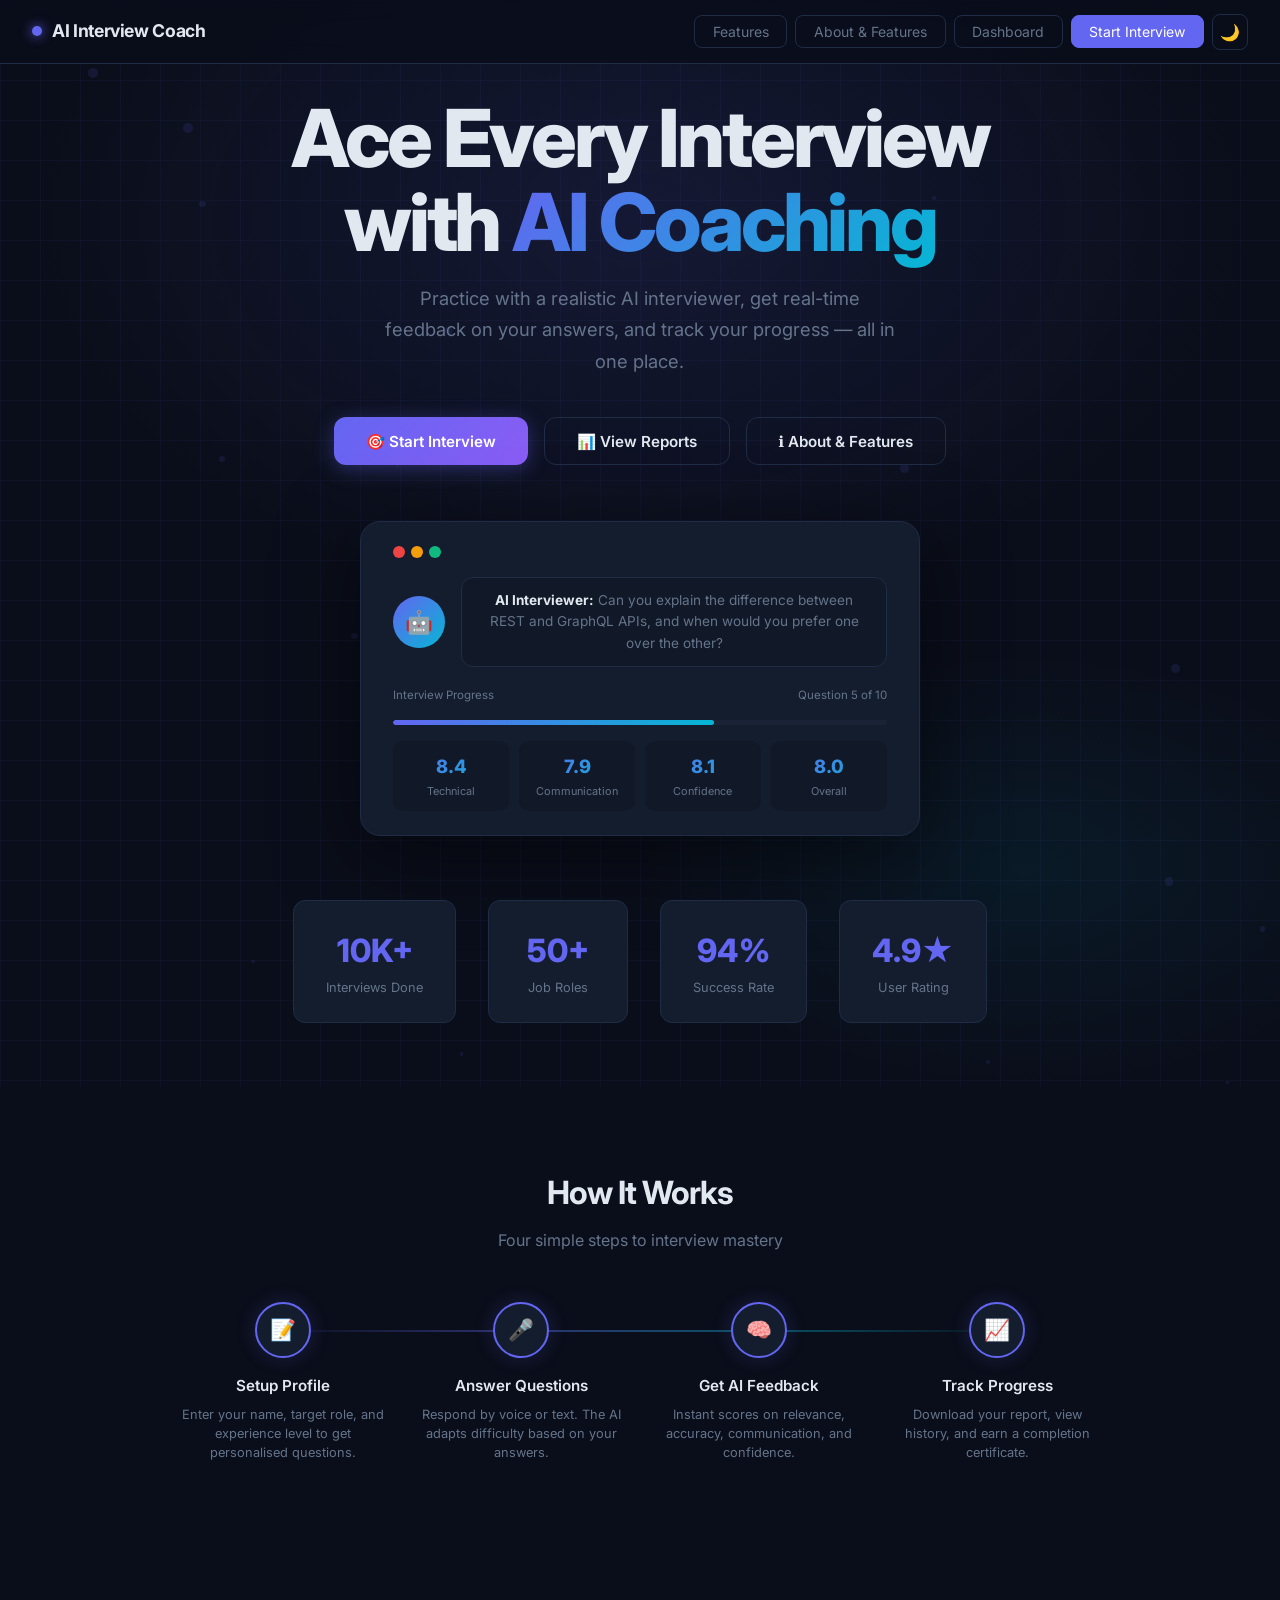
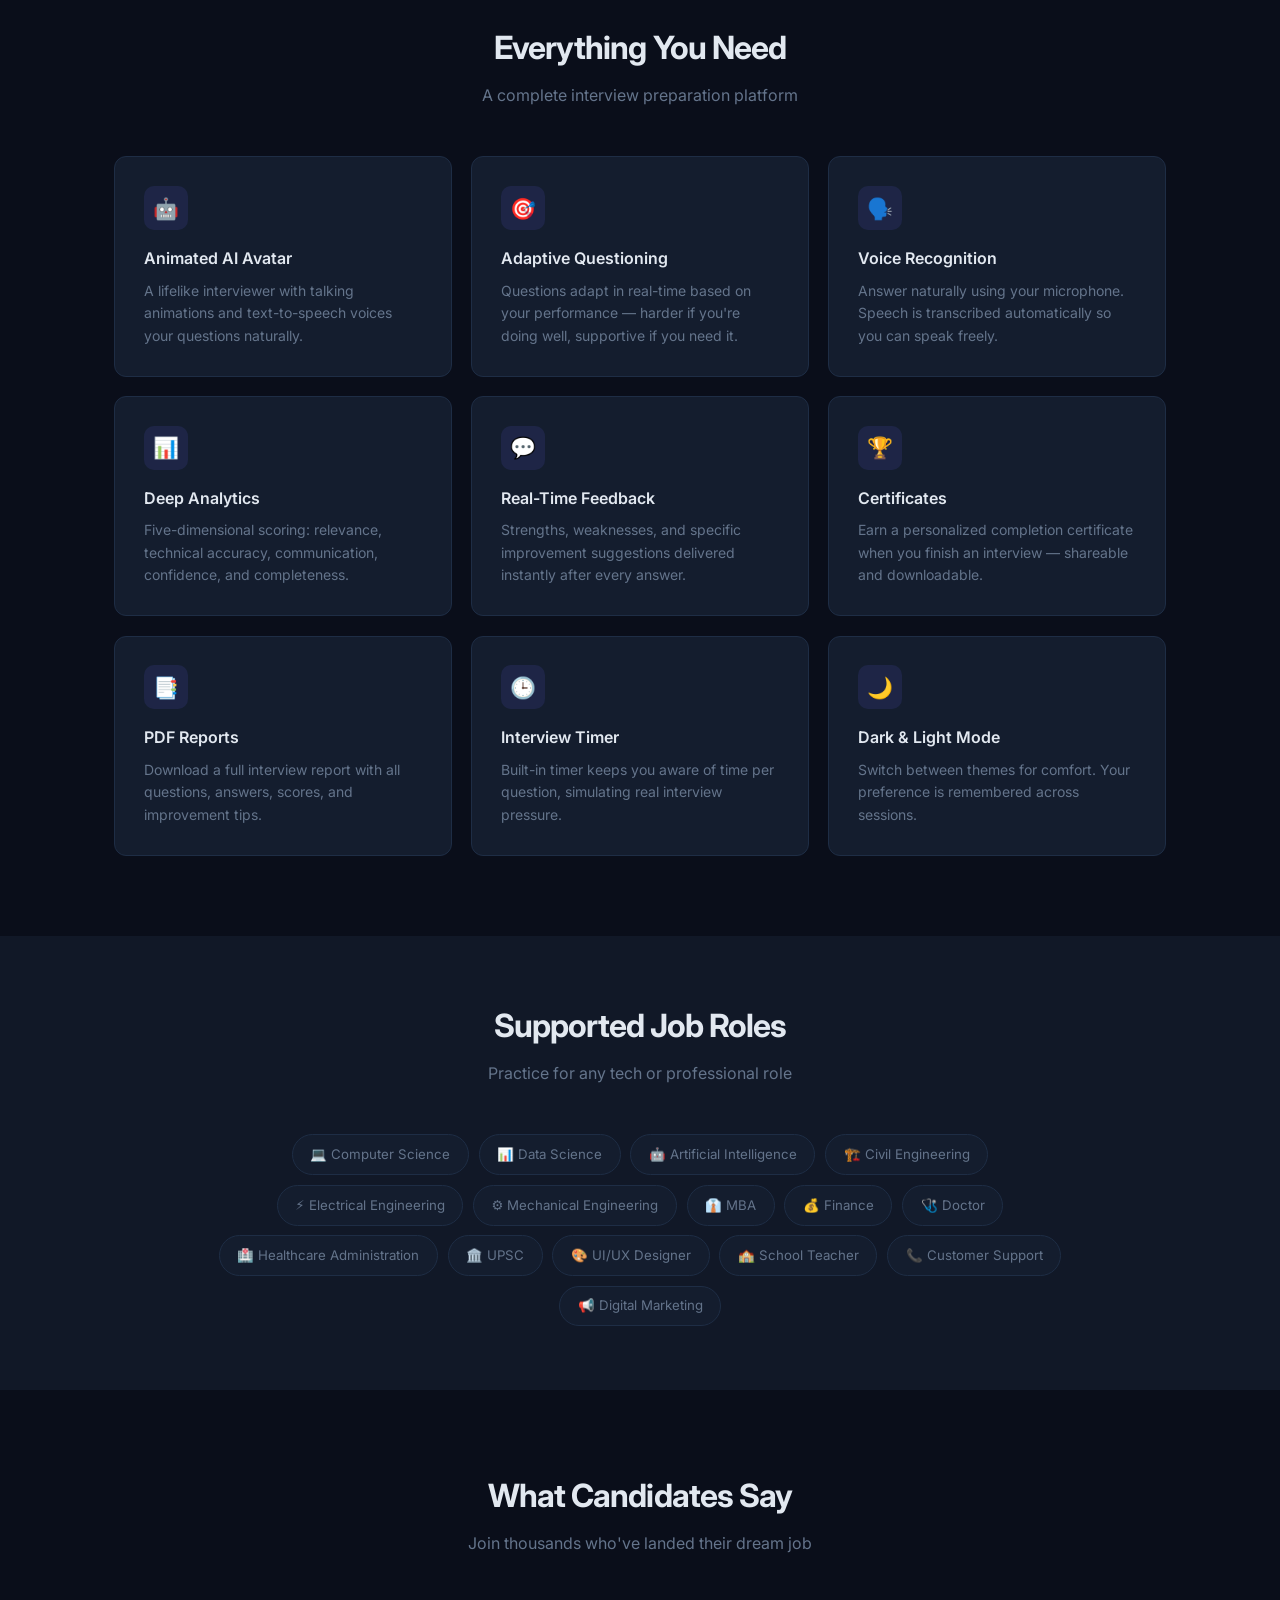
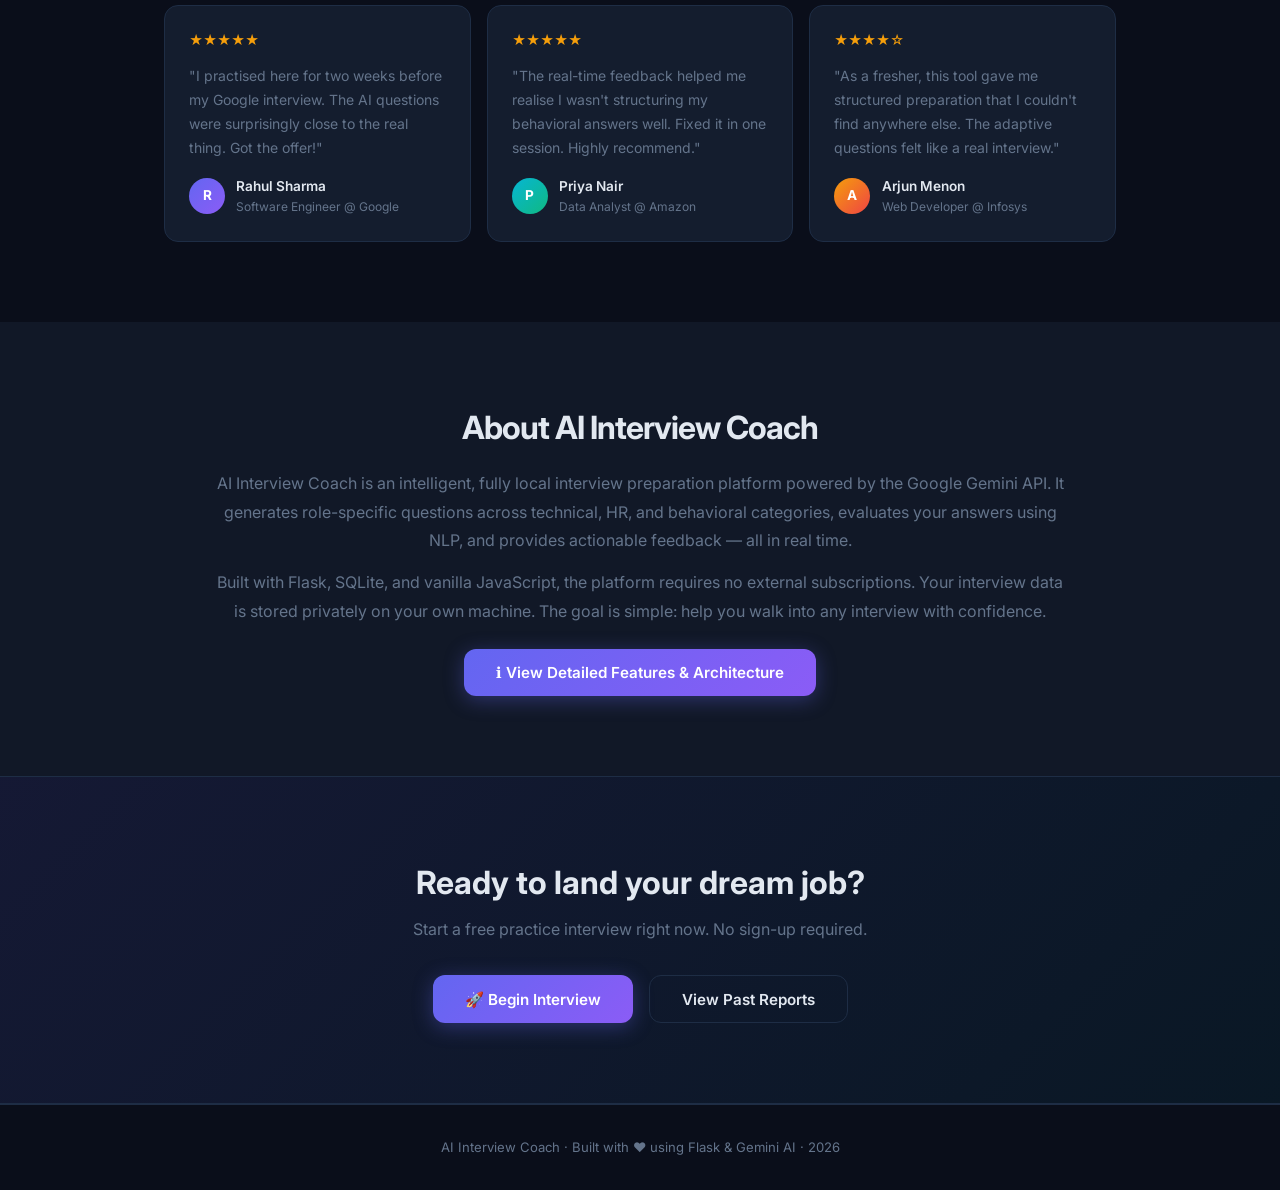
<file: templates/index.html>
<!DOCTYPE html>
<html lang="en" data-theme="dark">

<head>
  <meta charset="UTF-8" />
  <meta name="viewport" content="width=device-width, initial-scale=1.0" />
  <title>AI Interview Coach</title>
  <link rel="preconnect" href="https://fonts.googleapis.com" />
  <link
    href="https://fonts.googleapis.com/css2?family=Inter:wght@400;500;600;700;800&family=JetBrains+Mono:wght@400;700&display=swap"
    rel="stylesheet" />
  <link rel="stylesheet" href="/static/css/style.css" />
  <style>
    /* ── Index-specific extras ── */
    .hero-visual {
      position: relative;
      z-index: 1;
      margin-top: 3.5rem;
      display: flex;
      justify-content: center;
    }

    .mockup-card {
      background: var(--card);
      border: 1px solid var(--border);
      border-radius: 20px;
      padding: 1.5rem 2rem;
      width: 100%;
      max-width: 560px;
      box-shadow: 0 20px 80px rgba(0, 0, 0, 0.5);
    }

    .mockup-bar {
      display: flex;
      gap: 6px;
      margin-bottom: 1.2rem;
    }

    .mockup-bar span {
      width: 12px;
      height: 12px;
      border-radius: 50%;
    }

    .mockup-bar span:nth-child(1) {
      background: #ef4444;
    }

    .mockup-bar span:nth-child(2) {
      background: #f59e0b;
    }

    .mockup-bar span:nth-child(3) {
      background: #10b981;
    }

    .mockup-avatar-row {
      display: flex;
      align-items: center;
      gap: 1rem;
      margin-bottom: 1.2rem;
    }

    .mockup-avatar {
      width: 52px;
      height: 52px;
      border-radius: 50%;
      flex-shrink: 0;
      background: linear-gradient(135deg, #6366f1, #06b6d4);
      display: flex;
      align-items: center;
      justify-content: center;
      font-size: 1.4rem;
    }

    .mockup-bubble {
      background: var(--bg2);
      border: 1px solid var(--border);
      border-radius: 12px;
      padding: 0.75rem 1rem;
      font-size: 0.85rem;
      line-height: 1.55;
      color: var(--muted);
      flex: 1;
    }

    .mockup-bubble strong {
      color: var(--text);
    }

    .mockup-scores {
      display: grid;
      grid-template-columns: repeat(4, 1fr);
      gap: 0.6rem;
    }

    .mockup-score {
      background: var(--bg2);
      border-radius: 10px;
      padding: 0.65rem;
      text-align: center;
    }

    .mockup-score .ms-val {
      font-size: 1.15rem;
      font-weight: 800;
      background: linear-gradient(135deg, #6366f1, #06b6d4);
      -webkit-background-clip: text;
      -webkit-text-fill-color: transparent;
      background-clip: text;
    }

    .mockup-score .ms-lbl {
      font-size: 0.68rem;
      color: var(--muted);
      margin-top: 2px;
    }

    .mockup-progress {
      margin-top: 1rem;
    }

    .mockup-progress-bar {
      height: 5px;
      background: var(--bg3);
      border-radius: 3px;
      overflow: hidden;
    }

    .mockup-progress-fill {
      height: 100%;
      width: 65%;
      background: linear-gradient(90deg, #6366f1, #06b6d4);
      border-radius: 3px;
    }

    .mockup-label {
      display: flex;
      justify-content: space-between;
      font-size: 0.72rem;
      color: var(--muted);
      margin-bottom: 4px;
    }

    /* ── How it works ── */
    .how-section {
      padding: 5rem 1.5rem;
      max-width: 1000px;
      margin: 0 auto;
    }

    .steps-grid {
      display: grid;
      grid-template-columns: repeat(auto-fit, minmax(200px, 1fr));
      gap: 0;
      position: relative;
      margin-top: 3rem;
    }

    .steps-grid::before {
      content: '';
      position: absolute;
      top: 28px;
      left: 10%;
      right: 10%;
      height: 2px;
      background: linear-gradient(90deg, transparent, var(--accent), var(--accent3), transparent);
      opacity: 0.4;
    }

    .step {
      text-align: center;
      padding: 0 1rem;
      position: relative;
      z-index: 1;
    }

    .step-circle {
      width: 56px;
      height: 56px;
      border-radius: 50%;
      background: var(--card);
      border: 2px solid var(--accent);
      display: flex;
      align-items: center;
      justify-content: center;
      margin: 0 auto 1rem;
      font-size: 1.3rem;
      box-shadow: 0 0 20px rgba(99, 102, 241, 0.2);
    }

    .step h3 {
      font-size: 0.95rem;
      font-weight: 600;
      margin-bottom: 0.4rem;
    }

    .step p {
      font-size: 0.8rem;
      color: var(--muted);
      line-height: 1.5;
    }

    /* ── Roles section ── */
    .roles-section {
      padding: 4rem 1.5rem;
      background: var(--bg2);
    }

    .roles-inner {
      max-width: 860px;
      margin: 0 auto;
    }

    .roles-grid {
      display: flex;
      flex-wrap: wrap;
      gap: 0.6rem;
      justify-content: center;
      margin-top: 2rem;
    }

    .role-pill {
      padding: 0.55rem 1.1rem;
      background: var(--card);
      border: 1px solid var(--border);
      border-radius: 100px;
      font-size: 0.83rem;
      color: var(--muted);
      transition: all 0.2s;
      cursor: default;
    }

    .role-pill:hover {
      border-color: var(--accent);
      color: var(--accent);
      transform: translateY(-2px);
    }

    /* ── Testimonials ── */
    .testimonials {
      padding: 5rem 1.5rem;
      max-width: 1000px;
      margin: 0 auto;
    }

    .testi-grid {
      display: grid;
      grid-template-columns: repeat(auto-fit, minmax(260px, 1fr));
      gap: 1rem;
      margin-top: 2.5rem;
    }

    .testi-card {
      background: var(--card);
      border: 1px solid var(--border);
      border-radius: 14px;
      padding: 1.5rem;
    }

    .testi-stars {
      color: #f59e0b;
      font-size: 0.85rem;
      margin-bottom: 0.8rem;
    }

    .testi-text {
      font-size: 0.875rem;
      color: var(--muted);
      line-height: 1.7;
      margin-bottom: 1rem;
    }

    .testi-author {
      display: flex;
      align-items: center;
      gap: 0.7rem;
    }

    .testi-ava {
      width: 36px;
      height: 36px;
      border-radius: 50%;
      display: flex;
      align-items: center;
      justify-content: center;
      font-weight: 700;
      font-size: 0.85rem;
      color: #fff;
      flex-shrink: 0;
    }

    .testi-name {
      font-size: 0.85rem;
      font-weight: 600;
    }

    .testi-role-lbl {
      font-size: 0.75rem;
      color: var(--muted);
    }

    /* ── CTA band ── */
    .cta-band {
      padding: 5rem 1.5rem;
      background: linear-gradient(135deg, rgba(99, 102, 241, 0.12), rgba(6, 182, 212, 0.06));
      border-top: 1px solid var(--border);
      border-bottom: 1px solid var(--border);
      text-align: center;
    }

    .cta-band h2 {
      font-size: 2rem;
      font-weight: 700;
      margin-bottom: 0.6rem;
    }

    .cta-band p {
      color: var(--muted);
      margin-bottom: 2rem;
    }

    /* ── Floating particles ── */
    .particle {
      position: absolute;
      border-radius: 50%;
      background: var(--accent);
      opacity: 0.12;
      animation: float linear infinite;
    }

    @keyframes float {
      0% {
        transform: translateY(0) rotate(0deg);
        opacity: 0.12;
      }

      50% {
        opacity: 0.06;
      }

      100% {
        transform: translateY(-120px) rotate(360deg);
        opacity: 0;
      }
    }
  </style>
</head>

<body>

  <!-- ── NAV ─────────────────────────────────────────────────────── -->
  <nav class="nav">
    <div class="nav-logo">
      <div class="dot"></div>
      AI Interview Coach
    </div>
    <div class="nav-links">
      <button class="nav-btn" onclick="scrollTo('features')">Features</button>
      <button class="nav-btn" onclick="location.href='/about'">About &amp; Features</button>
      <button class="nav-btn" onclick="location.href='/dashboard'">Dashboard</button>
      <button class="nav-btn primary" onclick="openSetupModal()">Start Interview</button>
      <button id="themeToggle" onclick="toggleTheme()" title="Toggle theme">🌙</button>
    </div>
  </nav>

  <!-- ── HERO ─────────────────────────────────────────────────────── -->
  <section class="hero">
    <div class="hero-bg"></div>
    <div class="hero-grid"></div>

    <!-- Floating particles -->
    <div id="particles"></div>

    <div class="hero-content">
      <h1>
        Ace Every Interview<br />
        with <span class="grad">AI Coaching</span>
      </h1>
      <p>
        Practice with a realistic AI interviewer, get real-time feedback on your answers,
        and track your progress — all in one place.
      </p>
      <div class="hero-btns">
        <button class="btn-primary" onclick="openSetupModal()">
          🎯 Start Interview
        </button>
        <button class="btn-secondary" onclick="location.href='/dashboard'">
          📊 View Reports
        </button>
        <button class="btn-secondary" onclick="location.href='/about'">
          ℹ️ About &amp; Features
        </button>
      </div>
    </div>

    <!-- Mockup preview -->
    <div class="hero-visual">
      <div class="mockup-card fade-in">
        <div class="mockup-bar">
          <span></span><span></span><span></span>
        </div>
        <div class="mockup-avatar-row">
          <div class="mockup-avatar">🤖</div>
          <div class="mockup-bubble">
            <strong>AI Interviewer:</strong> Can you explain the difference between REST and GraphQL APIs, and when
            would you prefer one over the other?
          </div>
        </div>
        <div class="mockup-label">
          <span>Interview Progress</span>
          <span>Question 5 of 10</span>
        </div>
        <div class="mockup-progress">
          <div class="mockup-progress-bar">
            <div class="mockup-progress-fill"></div>
          </div>
        </div>
        <div class="mockup-scores" style="margin-top:1rem">
          <div class="mockup-score">
            <div class="ms-val">8.4</div>
            <div class="ms-lbl">Technical</div>
          </div>
          <div class="mockup-score">
            <div class="ms-val">7.9</div>
            <div class="ms-lbl">Communication</div>
          </div>
          <div class="mockup-score">
            <div class="ms-val">8.1</div>
            <div class="ms-lbl">Confidence</div>
          </div>
          <div class="mockup-score">
            <div class="ms-val">8.0</div>
            <div class="ms-lbl">Overall</div>
          </div>
        </div>
      </div>
    </div>

    <!-- Stats -->
    <div class="stats-row">
      <div class="stat-card">
        <div class="val">10K+</div>
        <div class="lbl">Interviews Done</div>
      </div>
      <div class="stat-card">
        <div class="val">50+</div>
        <div class="lbl">Job Roles</div>
      </div>
      <div class="stat-card">
        <div class="val">94%</div>
        <div class="lbl">Success Rate</div>
      </div>
      <div class="stat-card">
        <div class="val">4.9★</div>
        <div class="lbl">User Rating</div>
      </div>
    </div>
  </section>

  <!-- ── HOW IT WORKS ───────────────────────────────────────────── -->
  <section class="how-section" id="how">
    <div class="section-title">How It Works</div>
    <div class="section-sub">Four simple steps to interview mastery</div>
    <div class="steps-grid">
      <div class="step">
        <div class="step-circle">📝</div>
        <h3>Setup Profile</h3>
        <p>Enter your name, target role, and experience level to get personalised questions.</p>
      </div>
      <div class="step">
        <div class="step-circle">🎤</div>
        <h3>Answer Questions</h3>
        <p>Respond by voice or text. The AI adapts difficulty based on your answers.</p>
      </div>
      <div class="step">
        <div class="step-circle">🧠</div>
        <h3>Get AI Feedback</h3>
        <p>Instant scores on relevance, accuracy, communication, and confidence.</p>
      </div>
      <div class="step">
        <div class="step-circle">📈</div>
        <h3>Track Progress</h3>
        <p>Download your report, view history, and earn a completion certificate.</p>
      </div>
    </div>
  </section>

  <!-- ── FEATURES ──────────────────────────────────────────────── -->
  <section class="features" id="features">
    <div class="section-title">Everything You Need</div>
    <div class="section-sub">A complete interview preparation platform</div>
    <div class="features-grid">
      <div class="feat-card">
        <div class="feat-icon">🤖</div>
        <h3>Animated AI Avatar</h3>
        <p>A lifelike interviewer with talking animations and text-to-speech voices your questions naturally.</p>
      </div>
      <div class="feat-card">
        <div class="feat-icon">🎯</div>
        <h3>Adaptive Questioning</h3>
        <p>Questions adapt in real-time based on your performance — harder if you're doing well, supportive if you need
          it.</p>
      </div>
      <div class="feat-card">
        <div class="feat-icon">🗣️</div>
        <h3>Voice Recognition</h3>
        <p>Answer naturally using your microphone. Speech is transcribed automatically so you can speak freely.</p>
      </div>
      <div class="feat-card">
        <div class="feat-icon">📊</div>
        <h3>Deep Analytics</h3>
        <p>Five-dimensional scoring: relevance, technical accuracy, communication, confidence, and completeness.</p>
      </div>
      <div class="feat-card">
        <div class="feat-icon">💬</div>
        <h3>Real-Time Feedback</h3>
        <p>Strengths, weaknesses, and specific improvement suggestions delivered instantly after every answer.</p>
      </div>
      <div class="feat-card">
        <div class="feat-icon">🏆</div>
        <h3>Certificates</h3>
        <p>Earn a personalized completion certificate when you finish an interview — shareable and downloadable.</p>
      </div>
      <div class="feat-card">
        <div class="feat-icon">📑</div>
        <h3>PDF Reports</h3>
        <p>Download a full interview report with all questions, answers, scores, and improvement tips.</p>
      </div>
      <div class="feat-card">
        <div class="feat-icon">🕒</div>
        <h3>Interview Timer</h3>
        <p>Built-in timer keeps you aware of time per question, simulating real interview pressure.</p>
      </div>
      <div class="feat-card">
        <div class="feat-icon">🌙</div>
        <h3>Dark &amp; Light Mode</h3>
        <p>Switch between themes for comfort. Your preference is remembered across sessions.</p>
      </div>
    </div>
  </section>

  <!-- ── ROLES ─────────────────────────────────────────────────── -->
  <section class="roles-section">
    <div class="roles-inner">
      <div class="section-title">Supported Job Roles</div>
      <div class="section-sub">Practice for any tech or professional role</div>
      <div class="roles-grid">
        <div class="role-pill">💻 Computer Science</div>
        <div class="role-pill">📊 Data Science</div>
        <div class="role-pill">🤖 Artificial Intelligence</div>
        <div class="role-pill">🏗️ Civil Engineering</div>
        <div class="role-pill">⚡ Electrical Engineering</div>
        <div class="role-pill">⚙️ Mechanical Engineering</div>
        <div class="role-pill">👔 MBA</div>
        <div class="role-pill">💰 Finance</div>
        <div class="role-pill">🩺 Doctor</div>
        <div class="role-pill">🏥 Healthcare Administration</div>
        <div class="role-pill">🏛️ UPSC</div>
        <div class="role-pill">🎨 UI/UX Designer</div>
        <div class="role-pill">🏫 School Teacher</div>
        <div class="role-pill">📞 Customer Support</div>
        <div class="role-pill">📢 Digital Marketing</div>
      </div>
    </div>
  </section>

  <!-- ── TESTIMONIALS ──────────────────────────────────────────── -->
  <section class="testimonials">
    <div class="section-title">What Candidates Say</div>
    <div class="section-sub">Join thousands who've landed their dream job</div>
    <div class="testi-grid">
      <div class="testi-card">
        <div class="testi-stars">★★★★★</div>
        <div class="testi-text">"I practised here for two weeks before my Google interview. The AI questions were
          surprisingly close to the real thing. Got the offer!"</div>
        <div class="testi-author">
          <div class="testi-ava" style="background:linear-gradient(135deg,#6366f1,#8b5cf6)">R</div>
          <div>
            <div class="testi-name">Rahul Sharma</div>
            <div class="testi-role-lbl">Software Engineer @ Google</div>
          </div>
        </div>
      </div>
      <div class="testi-card">
        <div class="testi-stars">★★★★★</div>
        <div class="testi-text">"The real-time feedback helped me realise I wasn't structuring my behavioral answers
          well. Fixed it in one session. Highly recommend."</div>
        <div class="testi-author">
          <div class="testi-ava" style="background:linear-gradient(135deg,#06b6d4,#10b981)">P</div>
          <div>
            <div class="testi-name">Priya Nair</div>
            <div class="testi-role-lbl">Data Analyst @ Amazon</div>
          </div>
        </div>
      </div>
      <div class="testi-card">
        <div class="testi-stars">★★★★☆</div>
        <div class="testi-text">"As a fresher, this tool gave me structured preparation that I couldn't find anywhere
          else. The adaptive questions felt like a real interview."</div>
        <div class="testi-author">
          <div class="testi-ava" style="background:linear-gradient(135deg,#f59e0b,#ef4444)">A</div>
          <div>
            <div class="testi-name">Arjun Menon</div>
            <div class="testi-role-lbl">Web Developer @ Infosys</div>
          </div>
        </div>
      </div>
    </div>
  </section>

  <!-- ── ABOUT ─────────────────────────────────────────────────── -->
  <section class="about" id="about">
    <div class="about-inner">
      <div class="section-title">About AI Interview Coach</div>
      <p>
        AI Interview Coach is an intelligent, fully local interview preparation platform powered
        by the Google Gemini API. It generates role-specific questions across technical, HR,
        and behavioral categories, evaluates your answers using NLP, and provides actionable feedback
        — all in real time.
      </p>
      <p style="margin-top:0.8rem">
        Built with Flask, SQLite, and vanilla JavaScript, the platform requires no external
        subscriptions. Your interview data is stored privately on your own machine. The goal
        is simple: help you walk into any interview with confidence.
      </p>
      <div style="margin-top: 1.5rem; text-align: center;">
        <button class="btn-primary" onclick="location.href='/about'">ℹ️ View Detailed Features &amp; Architecture</button>
      </div>
    </div>
  </section>

  <!-- ── CTA BAND ──────────────────────────────────────────────── -->
  <section class="cta-band">
    <h2>Ready to land your dream job?</h2>
    <p>Start a free practice interview right now. No sign-up required.</p>
    <div class="hero-btns" style="justify-content:center">
      <button class="btn-primary" onclick="openSetupModal()">🚀 Begin Interview</button>
      <button class="btn-secondary" onclick="location.href='/dashboard'">View Past Reports</button>
    </div>
  </section>

  <!-- ── FOOTER ─────────────────────────────────────────────────── -->
  <footer>
    <p>AI Interview Coach · Built with ❤️ using Flask &amp; Gemini AI · <span id="year"></span></p>
  </footer>

  <!-- ── SETUP MODAL ───────────────────────────────────────────── -->
  <div class="modal-overlay" id="setupModal">
    <div class="modal">
      <h2>🎯 Setup Your Interview</h2>
      <div class="form-group">
        <label>Full Name</label>
        <input type="text" id="setupName" placeholder="e.g. Rahul Sharma" />
      </div>
      <div class="form-group">
        <label>Email Address</label>
        <input type="email" id="setupEmail" placeholder="e.g. rahul@email.com" />
      </div>
      <div class="form-group">
        <label>Category</label>
        <select id="setupCategory" onchange="onCategoryChange()">
          <option value="">Select a category…</option>
          <option>Engineering</option>
          <option>Business</option>
          <option>Healthcare</option>
          <option>Government</option>
          <option>Design & Creative</option>
          <option>Education</option>
          <option>Others</option>
        </select>
      </div>
      <div class="form-group">
        <label>Job Role</label>
        <select id="setupRole" disabled>
          <option value="">Select a category first…</option>
        </select>
      </div>
      <div class="form-group">
        <label>Experience Level</label>
        <select id="setupExp">
          <option value="">Select level…</option>
          <option value="Fresher">Fresher (0–1 yr)</option>
          <option value="Intermediate">Intermediate (1–4 yrs)</option>
          <option value="Experienced">Experienced (5+ yrs)</option>
        </select>
      </div>
      <div id="setupError" style="color:#ef4444;font-size:0.83rem;margin-top:0.4rem;display:none"></div>
      <div class="modal-btns">
        <button class="btn-secondary" onclick="closeSetupModal()">Cancel</button>
        <button class="btn-primary" id="startBtn" onclick="startInterview()">Start Interview →</button>
      </div>
    </div>
  </div>

  <script src="/static/js/main.js"></script>
</body>

</html>
</file>
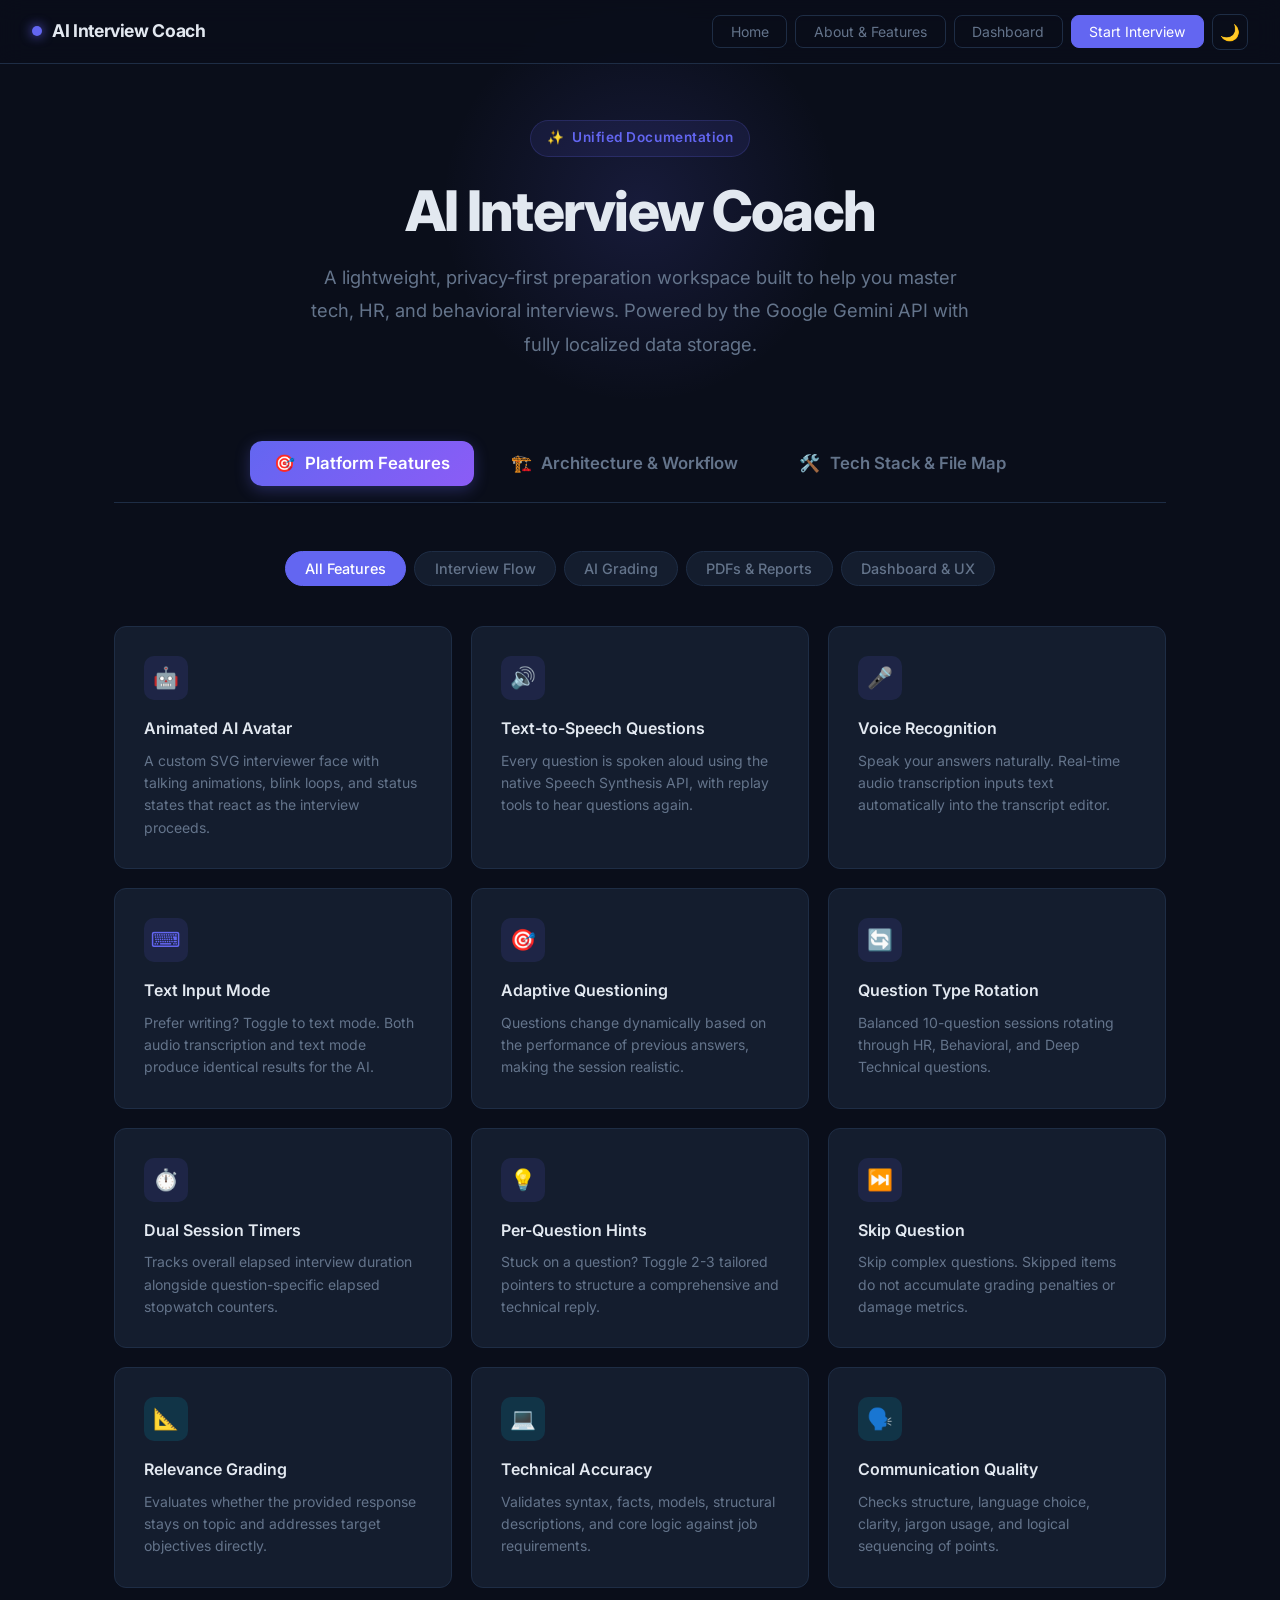
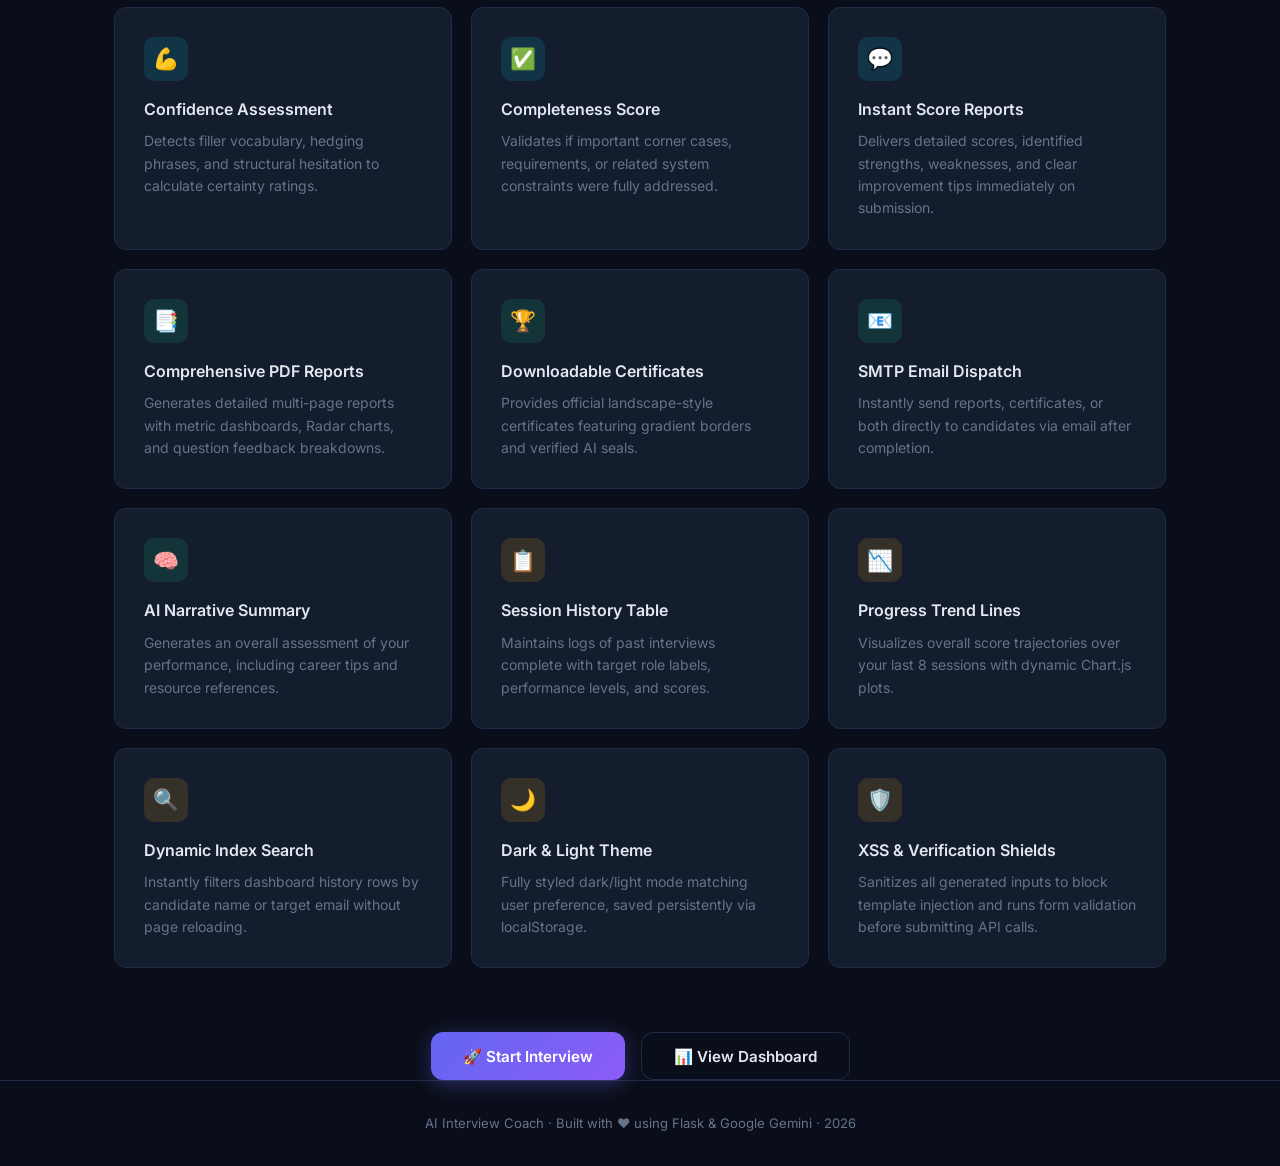
<file: templates/about.html>
<!DOCTYPE html>
<html lang="en" data-theme="dark">
<head>
  <meta charset="UTF-8" />
  <meta name="viewport" content="width=device-width, initial-scale=1.0" />
  <title>About &amp; Features · AI Interview Coach</title>
  <link rel="preconnect" href="https://fonts.googleapis.com" />
  <link href="https://fonts.googleapis.com/css2?family=Inter:wght@400;500;600;700;800&family=JetBrains+Mono:wght@400;700&display=swap" rel="stylesheet" />
  <link rel="stylesheet" href="/static/css/style.css" />
  <style>
    /* Custom documentation styles */
    .about-hero {
      padding-top: 120px;
      padding-bottom: 3rem;
      text-align: center;
      background: var(--bg);
      position: relative;
      overflow: hidden;
    }
    .about-hero::after {
      content: '';
      position: absolute;
      top: 50%; left: 50%;
      width: 400px; height: 400px;
      background: radial-gradient(circle, rgba(99,102,241,0.15) 0%, rgba(99,102,241,0) 70%);
      transform: translate(-50%, -50%);
      z-index: 0;
      pointer-events: none;
    }
    .about-hero-content {
      position: relative;
      z-index: 1;
      max-width: 800px;
      margin: 0 auto;
      padding: 0 1.5rem;
    }
    .hero-badge {
      display: inline-flex;
      align-items: center;
      gap: 0.5rem;
      background: rgba(99, 102, 241, 0.1);
      border: 1px solid rgba(99, 102, 241, 0.2);
      color: var(--accent);
      padding: 0.4rem 1rem;
      border-radius: 50px;
      font-size: 0.85rem;
      font-weight: 600;
      margin-bottom: 1.5rem;
    }
    .hero-title {
      font-size: clamp(2.2rem, 5vw, 3.5rem);
      font-weight: 800;
      letter-spacing: -0.03em;
      line-height: 1.1;
      color: var(--text);
      margin-bottom: 1.2rem;
    }
    .hero-sub {
      color: var(--muted);
      font-size: 1.15rem;
      line-height: 1.8;
      max-width: 680px;
      margin: 0 auto;
    }

    /* Tabs Navigation */
    .tabs-container {
      max-width: 1100px;
      margin: 2rem auto;
      padding: 0 1.5rem;
    }
    .tabs-nav {
      display: flex;
      justify-content: center;
      gap: 0.8rem;
      margin-bottom: 3rem;
      border-bottom: 1px solid var(--border);
      padding-bottom: 1rem;
      flex-wrap: wrap;
    }
    .tab-btn {
      background: transparent;
      border: none;
      color: var(--muted);
      font-size: 1.05rem;
      font-weight: 600;
      padding: 0.8rem 1.5rem;
      border-radius: var(--radius);
      display: flex;
      align-items: center;
      gap: 0.6rem;
      transition: all 0.3s cubic-bezier(0.4, 0, 0.2, 1);
    }
    .tab-btn:hover {
      color: var(--text);
      background: rgba(99, 102, 241, 0.05);
    }
    .tab-btn.active {
      color: #fff;
      background: linear-gradient(135deg, var(--accent), var(--accent2));
      box-shadow: 0 4px 15px rgba(99, 102, 241, 0.3);
    }
    .tab-content {
      display: none;
      animation: fadeIn 0.4s ease-in-out;
    }
    .tab-content.active {
      display: block;
    }
    @keyframes fadeIn {
      from { opacity: 0; transform: translateY(10px); }
      to { opacity: 1; transform: translateY(0); }
    }

    /* Inner Features Filters */
    .filter-container {
      display: flex;
      justify-content: center;
      gap: 0.5rem;
      flex-wrap: wrap;
      margin-bottom: 2.5rem;
    }
    .filter-btn {
      background: var(--card);
      border: 1px solid var(--border);
      color: var(--muted);
      padding: 0.5rem 1.2rem;
      border-radius: 50px;
      font-size: 0.9rem;
      font-weight: 500;
      cursor: pointer;
      transition: all 0.2s ease;
    }
    .filter-btn:hover {
      border-color: var(--accent);
      color: var(--text);
    }
    .filter-btn.active {
      background: var(--accent);
      border-color: var(--accent);
      color: #fff;
    }

    /* Timeline Workflow */
    .workflow-timeline {
      display: flex;
      flex-direction: column;
      gap: 2rem;
      max-width: 750px;
      margin: 3rem auto;
      position: relative;
      padding-left: 2rem;
      text-align: left;
    }
    .workflow-timeline::before {
      content: '';
      position: absolute;
      left: 10px; top: 0; bottom: 0;
      width: 2px;
      background: var(--border);
    }
    .timeline-item {
      position: relative;
    }
    .timeline-badge {
      position: absolute;
      left: -32px; top: 2px;
      width: 22px; height: 22px;
      border-radius: 50%;
      background: var(--bg);
      border: 2px solid var(--accent);
      display: flex;
      align-items: center;
      justify-content: center;
      font-size: 0.8rem;
      font-weight: 700;
      color: var(--accent);
      z-index: 1;
    }
    .timeline-content {
      background: var(--card);
      border: 1px solid var(--border);
      border-radius: var(--radius);
      padding: 1.5rem;
      transition: all 0.2s ease;
    }
    .timeline-content:hover {
      border-color: var(--accent);
      transform: translateX(5px);
    }
    .timeline-content h3 {
      font-size: 1.1rem;
      font-weight: 600;
      margin-bottom: 0.4rem;
      display: flex;
      align-items: center;
      gap: 0.5rem;
    }
    .timeline-content p {
      color: var(--muted);
      font-size: 0.9rem;
      line-height: 1.6;
    }

    /* Tech Cards & Files */
    .tech-grid {
      display: grid;
      grid-template-columns: repeat(auto-fit, minmax(220px, 1fr));
      gap: 1.2rem;
      margin-top: 2rem;
    }
    .tech-card {
      background: var(--card);
      border: 1px solid var(--border);
      border-radius: var(--radius);
      padding: 1.2rem;
      display: flex;
      align-items: center;
      gap: 1rem;
      transition: all 0.2s ease;
      text-align: left;
    }
    .tech-card:hover {
      border-color: var(--accent2);
      transform: translateY(-2px);
    }
    .tech-logo {
      font-size: 1.8rem;
      display: flex;
      align-items: center;
      justify-content: center;
      width: 44px; height: 44px;
      background: rgba(99,102,241,0.08);
      border-radius: 10px;
    }
    .tech-info h4 {
      font-size: 0.95rem;
      font-weight: 600;
      margin-bottom: 2px;
    }
    .tech-info p {
      font-size: 0.8rem;
      color: var(--muted);
      line-height: 1.3;
    }

    .file-tree {
      background: var(--card);
      border: 1px solid var(--border);
      border-radius: var(--radius);
      padding: 2rem;
      font-family: var(--mono);
      font-size: 0.9rem;
      max-width: 850px;
      margin: 2rem auto;
      text-align: left;
    }
    .tree-node {
      margin-left: 1.5rem;
      position: relative;
      padding-left: 1.2rem;
      border-left: 1px dashed var(--border);
      margin-bottom: 0.8rem;
    }
    .tree-node:last-child {
      border-left: none;
    }
    .tree-node::before {
      content: '';
      position: absolute;
      left: 0; top: 12px;
      width: 12px; height: 1px;
      border-top: 1px dashed var(--border);
    }
    .node-title {
      font-weight: 700;
      color: var(--accent3);
    }
    .node-desc {
      color: var(--muted);
      font-size: 0.85rem;
      font-family: var(--font);
      margin-top: 2px;
      line-height: 1.4;
    }

    /* Purpose list */
    .purpose-grid {
      display: grid;
      grid-template-columns: repeat(auto-fit, minmax(280px, 1fr));
      gap: 1.5rem;
      margin-top: 2rem;
      margin-bottom: 3rem;
    }

    /* CTA spacing override */
    .cta-band {
      margin-top: 4rem;
    }
  </style>
</head>
<body>

<!-- ── NAV ─────────────────────────────────────────────────────── -->
<nav class="nav">
  <div class="nav-logo">
    <div class="dot"></div>
    AI Interview Coach
  </div>
  <div class="nav-links">
    <button class="nav-btn" onclick="location.href='/'">Home</button>
    <button class="nav-btn active-nav" onclick="location.href='/about'">About &amp; Features</button>
    <button class="nav-btn" onclick="location.href='/dashboard'">Dashboard</button>
    <button class="nav-btn primary" onclick="location.href='/'">Start Interview</button>
    <button id="themeToggle" onclick="toggleTheme()" title="Toggle theme">🌙</button>
  </div>
</nav>

<!-- ── HERO ─────────────────────────────────────────────────────── -->
<section class="about-hero">
  <div class="about-hero-content">
    <div class="hero-badge">
      <span>✨</span> Unified Documentation
    </div>
    <h1 class="hero-title">AI Interview Coach</h1>
    <p class="hero-sub">
      A lightweight, privacy-first preparation workspace built to help you master tech, HR, and behavioral interviews. Powered by the Google Gemini API with fully localized data storage.
    </p>
  </div>
</section>

<!-- ── TABS CONTAINER ───────────────────────────────────────────── -->
<div class="tabs-container">
  
  <div class="tabs-nav">
    <button class="tab-btn active" onclick="switchTab('featuresTab', this)">
      <span>🎯</span> Platform Features
    </button>
    <button class="tab-btn" onclick="switchTab('architectureTab', this)">
      <span>🏗️</span> Architecture &amp; Workflow
    </button>
    <button class="tab-btn" onclick="switchTab('techTab', this)">
      <span>🛠️</span> Tech Stack &amp; File Map
    </button>
  </div>

  <!-- ── TAB 1: FEATURES ────────────────────────────────────────── -->
  <div id="featuresTab" class="tab-content active">
    
    <div class="filter-container">
      <button class="filter-btn active" data-category="all" onclick="filterFeatures('all')">All Features</button>
      <button class="filter-btn" data-category="experience" onclick="filterFeatures('experience')">Interview Flow</button>
      <button class="filter-btn" data-category="ai" onclick="filterFeatures('ai')">AI Grading</button>
      <button class="filter-btn" data-category="documents" onclick="filterFeatures('documents')">PDFs &amp; Reports</button>
      <button class="filter-btn" data-category="dashboard" onclick="filterFeatures('dashboard')">Dashboard &amp; UX</button>
    </div>

    <div class="features-grid">
      <!-- Experience -->
      <div class="feat-card feat-card-container" data-category="experience">
        <div class="feat-icon" style="background:rgba(99,102,241,0.12);color:#6366f1;">🤖</div>
        <h3>Animated AI Avatar</h3>
        <p>A custom SVG interviewer face with talking animations, blink loops, and status states that react as the interview proceeds.</p>
      </div>

      <div class="feat-card feat-card-container" data-category="experience">
        <div class="feat-icon" style="background:rgba(99,102,241,0.12);color:#6366f1;">🔊</div>
        <h3>Text-to-Speech Questions</h3>
        <p>Every question is spoken aloud using the native Speech Synthesis API, with replay tools to hear questions again.</p>
      </div>

      <div class="feat-card feat-card-container" data-category="experience">
        <div class="feat-icon" style="background:rgba(99,102,241,0.12);color:#6366f1;">🎤</div>
        <h3>Voice Recognition</h3>
        <p>Speak your answers naturally. Real-time audio transcription inputs text automatically into the transcript editor.</p>
      </div>

      <div class="feat-card feat-card-container" data-category="experience">
        <div class="feat-icon" style="background:rgba(99,102,241,0.12);color:#6366f1;">⌨️</div>
        <h3>Text Input Mode</h3>
        <p>Prefer writing? Toggle to text mode. Both audio transcription and text mode produce identical results for the AI.</p>
      </div>

      <div class="feat-card feat-card-container" data-category="experience">
        <div class="feat-icon" style="background:rgba(99,102,241,0.12);color:#6366f1;">🎯</div>
        <h3>Adaptive Questioning</h3>
        <p>Questions change dynamically based on the performance of previous answers, making the session realistic.</p>
      </div>

      <div class="feat-card feat-card-container" data-category="experience">
        <div class="feat-icon" style="background:rgba(99,102,241,0.12);color:#6366f1;">🔄</div>
        <h3>Question Type Rotation</h3>
        <p>Balanced 10-question sessions rotating through HR, Behavioral, and Deep Technical questions.</p>
      </div>

      <div class="feat-card feat-card-container" data-category="experience">
        <div class="feat-icon" style="background:rgba(99,102,241,0.12);color:#6366f1;">⏱️</div>
        <h3>Dual Session Timers</h3>
        <p>Tracks overall elapsed interview duration alongside question-specific elapsed stopwatch counters.</p>
      </div>

      <div class="feat-card feat-card-container" data-category="experience">
        <div class="feat-icon" style="background:rgba(99,102,241,0.12);color:#6366f1;">💡</div>
        <h3>Per-Question Hints</h3>
        <p>Stuck on a question? Toggle 2-3 tailored pointers to structure a comprehensive and technical reply.</p>
      </div>

      <div class="feat-card feat-card-container" data-category="experience">
        <div class="feat-icon" style="background:rgba(99,102,241,0.12);color:#6366f1;">⏭️</div>
        <h3>Skip Question</h3>
        <p>Skip complex questions. Skipped items do not accumulate grading penalties or damage metrics.</p>
      </div>

      <!-- AI Grading -->
      <div class="feat-card feat-card-container" data-category="ai">
        <div class="feat-icon" style="background:rgba(6,182,212,0.15);color:#06b6d4;">📐</div>
        <h3>Relevance Grading</h3>
        <p>Evaluates whether the provided response stays on topic and addresses target objectives directly.</p>
      </div>

      <div class="feat-card feat-card-container" data-category="ai">
        <div class="feat-icon" style="background:rgba(6,182,212,0.15);color:#06b6d4;">💻</div>
        <h3>Technical Accuracy</h3>
        <p>Validates syntax, facts, models, structural descriptions, and core logic against job requirements.</p>
      </div>

      <div class="feat-card feat-card-container" data-category="ai">
        <div class="feat-icon" style="background:rgba(6,182,212,0.15);color:#06b6d4;">🗣️</div>
        <h3>Communication Quality</h3>
        <p>Checks structure, language choice, clarity, jargon usage, and logical sequencing of points.</p>
      </div>

      <div class="feat-card feat-card-container" data-category="ai">
        <div class="feat-icon" style="background:rgba(6,182,212,0.15);color:#06b6d4;">💪</div>
        <h3>Confidence Assessment</h3>
        <p>Detects filler vocabulary, hedging phrases, and structural hesitation to calculate certainty ratings.</p>
      </div>

      <div class="feat-card feat-card-container" data-category="ai">
        <div class="feat-icon" style="background:rgba(6,182,212,0.15);color:#06b6d4;">✅</div>
        <h3>Completeness Score</h3>
        <p>Validates if important corner cases, requirements, or related system constraints were fully addressed.</p>
      </div>

      <div class="feat-card feat-card-container" data-category="ai">
        <div class="feat-icon" style="background:rgba(6,182,212,0.15);color:#06b6d4;">💬</div>
        <h3>Instant Score Reports</h3>
        <p>Delivers detailed scores, identified strengths, weaknesses, and clear improvement tips immediately on submission.</p>
      </div>

      <!-- PDFs & Documents -->
      <div class="feat-card feat-card-container" data-category="documents">
        <div class="feat-icon" style="background:rgba(16,185,129,0.15);color:#10b981;">📑</div>
        <h3>Comprehensive PDF Reports</h3>
        <p>Generates detailed multi-page reports with metric dashboards, Radar charts, and question feedback breakdowns.</p>
      </div>

      <div class="feat-card feat-card-container" data-category="documents">
        <div class="feat-icon" style="background:rgba(16,185,129,0.15);color:#10b981;">🏆</div>
        <h3>Downloadable Certificates</h3>
        <p>Provides official landscape-style certificates featuring gradient borders and verified AI seals.</p>
      </div>

      <div class="feat-card feat-card-container" data-category="documents">
        <div class="feat-icon" style="background:rgba(16,185,129,0.15);color:#10b981;">📧</div>
        <h3>SMTP Email Dispatch</h3>
        <p>Instantly send reports, certificates, or both directly to candidates via email after completion.</p>
      </div>

      <div class="feat-card feat-card-container" data-category="documents">
        <div class="feat-icon" style="background:rgba(16,185,129,0.15);color:#10b981;">🧠</div>
        <h3>AI Narrative Summary</h3>
        <p>Generates an overall assessment of your performance, including career tips and resource references.</p>
      </div>

      <!-- Dashboard & UX -->
      <div class="feat-card feat-card-container" data-category="dashboard">
        <div class="feat-icon" style="background:rgba(245,158,11,0.15);color:#f59e0b;">📋</div>
        <h3>Session History Table</h3>
        <p>Maintains logs of past interviews complete with target role labels, performance levels, and scores.</p>
      </div>

      <div class="feat-card feat-card-container" data-category="dashboard">
        <div class="feat-icon" style="background:rgba(245,158,11,0.15);color:#f59e0b;">📉</div>
        <h3>Progress Trend Lines</h3>
        <p>Visualizes overall score trajectories over your last 8 sessions with dynamic Chart.js plots.</p>
      </div>

      <div class="feat-card feat-card-container" data-category="dashboard">
        <div class="feat-icon" style="background:rgba(245,158,11,0.15);color:#f59e0b;">🔍</div>
        <h3>Dynamic Index Search</h3>
        <p>Instantly filters dashboard history rows by candidate name or target email without page reloading.</p>
      </div>

      <div class="feat-card feat-card-container" data-category="dashboard">
        <div class="feat-icon" style="background:rgba(245,158,11,0.15);color:#f59e0b;">🌙</div>
        <h3>Dark &amp; Light Theme</h3>
        <p>Fully styled dark/light mode matching user preference, saved persistently via localStorage.</p>
      </div>

      <div class="feat-card feat-card-container" data-category="dashboard">
        <div class="feat-icon" style="background:rgba(245,158,11,0.15);color:#f59e0b;">🛡️</div>
        <h3>XSS &amp; Verification Shields</h3>
        <p>Sanitizes all generated inputs to block template injection and runs form validation before submitting API calls.</p>
      </div>
    </div>
  </div>

  <!-- ── TAB 2: ARCHITECTURE ────────────────────────────────────── -->
  <div id="architectureTab" class="tab-content">
    
    <div class="section-title">Project Purpose</div>
    <div class="section-sub">Why this platform was engineered</div>
    
    <div class="purpose-grid">
      <div class="feat-card">
        <div class="feat-icon" style="background:rgba(99,102,241,0.1);color:var(--accent);">🎯</div>
        <h3>Democratize Interview Prep</h3>
        <p>Simulating live technical interviews is often expensive or unavailable. This tool provides instant, comprehensive practice sessions completely free of charge.</p>
      </div>
      <div class="feat-card">
        <div class="feat-icon" style="background:rgba(139,92,246,0.1);color:var(--accent2);">🔒</div>
        <h3>Private-First Framework</h3>
        <p>No telemetry, third-party analytics, or tracking platforms. All records, audio transcript summaries, and feedback metrics reside on your own local SQLite database.</p>
      </div>
      <div class="feat-card">
        <div class="feat-icon" style="background:rgba(6,182,212,0.1);color:var(--accent3);">📈</div>
        <h3>Structured Feedback</h3>
        <p>Uses standardized professional metrics (relevance, accuracy, confidence) to pinpoint specific skills and knowledge areas for improvement.</p>
      </div>
    </div>

    <div class="section-title" style="margin-top:4rem;">Core Flow Architecture</div>
    <div class="section-sub">End-to-End system processing walkthrough</div>

    <div class="workflow-timeline">
      <div class="timeline-item">
        <div class="timeline-badge">1</div>
        <div class="timeline-content">
          <h3>👤 Candidate Onboarding</h3>
          <p>The candidate selects a job role and experience level. A session-specific instance is initiated in the local SQLite database.</p>
        </div>
      </div>
      
      <div class="timeline-item">
        <div class="timeline-badge">2</div>
        <div class="timeline-content">
          <h3>🤖 Dynamic Questioning</h3>
          <p>The system passes session history to Google Gemini to build specialized questions tailored to the candidate's experience level and prior performance.</p>
        </div>
      </div>

      <div class="timeline-item">
        <div class="timeline-badge">3</div>
        <div class="timeline-content">
          <h3>🎙️ Speech Transcript Capture</h3>
          <p>The candidate responds. Real-time audio parsing translates speech via the Web Speech API before transmitting transcripts to the server.</p>
        </div>
      </div>

      <div class="timeline-item">
        <div class="timeline-badge">4</div>
        <div class="timeline-content">
          <h3>🧠 Multidimensional Grading</h3>
          <p>The response is sent to Gemini for grading across five key dimensions. Feedback is immediately displayed to the candidate.</p>
        </div>
      </div>

      <div class="timeline-item">
        <div class="timeline-badge">5</div>
        <div class="timeline-content">
          <h3>🏆 Document Compilation</h3>
          <p>On completion, average scores are compiled. Professional PDF reports and certificates are generated using ReportLab, ready to download or email.</p>
        </div>
      </div>
    </div>
  </div>

  <!-- ── TAB 3: TECH & FILES ────────────────────────────────────── -->
  <div id="techTab" class="tab-content">
    
    <div class="section-title">Technology Stack</div>
    <div class="section-sub">Frameworks, libraries, and utilities powering the engine</div>

    <div class="tech-grid">
      <div class="tech-card">
        <div class="tech-logo">🐍</div>
        <div class="tech-info">
          <h4>Python 3.12+</h4>
          <p>Platform backbone</p>
        </div>
      </div>
      <div class="tech-card">
        <div class="tech-logo">🌶️</div>
        <div class="tech-info">
          <h4>Flask 3.x</h4>
          <p>Server framework</p>
        </div>
      </div>
      <div class="tech-card">
        <div class="tech-logo">🗄️</div>
        <div class="tech-info">
          <h4>SQLite 3</h4>
          <p>Data persistence</p>
        </div>
      </div>
      <div class="tech-card">
        <div class="tech-logo">✨</div>
        <div class="tech-info">
          <h4>Gemini API</h4>
          <p>AI Engine &amp; Evaluator</p>
        </div>
      </div>
      <div class="tech-card">
        <div class="tech-logo">📄</div>
        <div class="tech-info">
          <h4>ReportLab 5</h4>
          <p>PDF compilation</p>
        </div>
      </div>
      <div class="tech-card">
        <div class="tech-logo">📧</div>
        <div class="tech-info">
          <h4>smtplib</h4>
          <p>SMTP Email dispatch</p>
        </div>
      </div>
      <div class="tech-card">
        <div class="tech-logo">🎤</div>
        <div class="tech-info">
          <h4>Web Speech API</h4>
          <p>Transcription &amp; TTS</p>
        </div>
      </div>
      <div class="tech-card">
        <div class="tech-logo">📊</div>
        <div class="tech-info">
          <h4>Chart.js 4</h4>
          <p>Dashboard plots</p>
        </div>
      </div>
    </div>
    

  </div>

</div>

<!-- ── CTA BAND ──────────────────────────────────────────────── -->
<section class="cta-band">
  <div class="hero-btns" style="justify-content:center;">
    <button class="btn-primary" onclick="location.href='/'">🚀 Start Interview</button>
    <button class="btn-secondary" onclick="location.href='/dashboard'">📊 View Dashboard</button>
  </div>
</section>

<!-- ── FOOTER ──────────────────────────────────────────────────────── -->
<footer>
  <p>AI Interview Coach · Built with ❤️ using Flask &amp; Google Gemini · <span id="year"></span></p>
</footer>

<script>
  // Theme Manager
  (function() {
    const theme = localStorage.getItem('theme') || 'dark';
    document.documentElement.setAttribute('data-theme', theme);
    const btn = document.getElementById('themeToggle');
    if (btn) btn.textContent = theme === 'dark' ? '🌙' : '☀️';
  })();

  function toggleTheme() {
    const cur = document.documentElement.getAttribute('data-theme');
    const nxt = cur === 'dark' ? 'light' : 'dark';
    document.documentElement.setAttribute('data-theme', nxt);
    localStorage.setItem('theme', nxt);
    document.getElementById('themeToggle').textContent = nxt === 'dark' ? '🌙' : '☀️';
  }

  document.getElementById('year').textContent = new Date().getFullYear();

  // Tab Manager
  function switchTab(tabId, btnElement) {
    // Hide all contents
    const contents = document.querySelectorAll('.tab-content');
    contents.forEach(el => el.classList.remove('active'));

    // Deactivate all buttons
    const buttons = document.querySelectorAll('.tab-btn');
    buttons.forEach(el => el.classList.remove('active'));

    // Activate selected
    document.getElementById(tabId).classList.add('active');
    btnElement.classList.add('active');
  }

  // Feature Card filtering
  function filterFeatures(category) {
    const cards = document.querySelectorAll('.feat-card-container');
    const buttons = document.querySelectorAll('.filter-btn');

    // Update active filter button
    buttons.forEach(btn => {
      if (btn.getAttribute('onclick').includes(`'${category}'`)) {
        btn.classList.add('active');
      } else {
        btn.classList.remove('active');
      }
    });

    // Show/hide cards
    cards.forEach(card => {
      const cardCategory = card.getAttribute('data-category');
      if (category === 'all' || cardCategory === category) {
        card.style.display = 'block';
        card.style.animation = 'fadeIn 0.4s ease-in-out';
      } else {
        card.style.display = 'none';
      }
    });
  }
</script>
</body>
</html>
</file>
<file: static/css/style.css>
/* ── Variables ─────────────────────────────────────────── */
:root {
  --bg: #0a0e1a;
  --bg2: #111827;
  --bg3: #1a2235;
  --card: #141d2e;
  --border: #1e2d45;
  --accent: #6366f1;
  --accent2: #8b5cf6;
  --accent3: #06b6d4;
  --text: #e2e8f0;
  --muted: #64748b;
  --success: #10b981;
  --warning: #f59e0b;
  --danger: #ef4444;
  --radius: 12px;
  --shadow: 0 4px 24px rgba(0,0,0,0.4);
  --font: 'Inter', system-ui, sans-serif;
  --mono: 'JetBrains Mono', monospace;
}

[data-theme="light"] {
  --bg: #f0f4ff;
  --bg2: #e8edf8;
  --bg3: #dde4f5;
  --card: #ffffff;
  --border: #d1d9f0;
  --text: #1e293b;
  --muted: #64748b;
  --shadow: 0 4px 24px rgba(99,102,241,0.12);
}

/* ── Reset ─────────────────────────────────────────────── */
*, *::before, *::after { box-sizing: border-box; margin: 0; padding: 0; }
html { scroll-behavior: smooth; }
body {
  font-family: var(--font);
  background: var(--bg);
  color: var(--text);
  min-height: 100vh;
  transition: background 0.3s, color 0.3s;
  line-height: 1.6;
}
a { text-decoration: none; color: inherit; }
button { cursor: pointer; font-family: var(--font); }
img { max-width: 100%; }

/* ── Scrollbar ─────────────────────────────────────────── */
::-webkit-scrollbar { width: 6px; }
::-webkit-scrollbar-track { background: var(--bg2); }
::-webkit-scrollbar-thumb { background: var(--border); border-radius: 3px; }

/* ── Nav ───────────────────────────────────────────────── */
.nav {
  position: fixed; top: 0; left: 0; right: 0; z-index: 100;
  display: flex; align-items: center; justify-content: space-between;
  padding: 0 2rem;
  height: 64px;
  background: rgba(10,14,26,0.85);
  backdrop-filter: blur(12px);
  border-bottom: 1px solid var(--border);
}
[data-theme="light"] .nav { background: rgba(240,244,255,0.85); }

.nav-logo {
  display: flex; align-items: center; gap: 10px;
  font-weight: 700; font-size: 1.1rem; letter-spacing: -0.02em;
}
.nav-logo .dot {
  width: 10px; height: 10px; border-radius: 50%;
  background: var(--accent);
  box-shadow: 0 0 12px var(--accent);
  animation: pulse 2s infinite;
}
.nav-links { display: flex; align-items: center; gap: 0.5rem; }
.nav-btn {
  padding: 0.45rem 1.1rem;
  border: 1px solid var(--border);
  border-radius: 8px;
  background: transparent;
  color: var(--muted);
  font-size: 0.875rem;
  transition: all 0.2s;
}
.nav-btn:hover { border-color: var(--accent); color: var(--text); }
.nav-btn.primary {
  background: var(--accent); border-color: var(--accent); color: #fff;
}
.nav-btn.primary:hover { background: var(--accent2); border-color: var(--accent2); }
#themeToggle {
  width: 36px; height: 36px;
  border: 1px solid var(--border);
  border-radius: 8px;
  background: transparent;
  color: var(--muted);
  font-size: 1rem;
  display: flex; align-items: center; justify-content: center;
  transition: all 0.2s;
}
#themeToggle:hover { color: var(--text); border-color: var(--accent); }

/* ── Hero ──────────────────────────────────────────────── */
.hero {
  min-height: 100vh;
  display: flex; flex-direction: column; align-items: center; justify-content: center;
  text-align: center;
  padding: 6rem 1.5rem 4rem;
  position: relative; overflow: hidden;
}
.hero-bg {
  position: absolute; inset: 0; z-index: 0;
  background: radial-gradient(ellipse 80% 60% at 50% 20%, rgba(99,102,241,0.12) 0%, transparent 60%),
              radial-gradient(ellipse 60% 40% at 80% 80%, rgba(6,182,212,0.07) 0%, transparent 50%);
}
.hero-grid {
  position: absolute; inset: 0; z-index: 0;
  background-image:
    linear-gradient(rgba(99,102,241,0.05) 1px, transparent 1px),
    linear-gradient(90deg, rgba(99,102,241,0.05) 1px, transparent 1px);
  background-size: 40px 40px;
}
.hero-content { position: relative; z-index: 1; max-width: 780px; }
.hero-badge {
  display: inline-flex; align-items: center; gap: 6px;
  padding: 6px 14px;
  border: 1px solid rgba(99,102,241,0.4);
  border-radius: 100px;
  font-size: 0.78rem;
  color: var(--accent3);
  margin-bottom: 1.5rem;
  background: rgba(99,102,241,0.07);
  letter-spacing: 0.04em;
}
.hero h1 {
  font-size: clamp(2.5rem, 7vw, 5rem);
  font-weight: 800;
  letter-spacing: -0.04em;
  line-height: 1.05;
  margin-bottom: 1.2rem;
}
.hero h1 .grad {
  background: linear-gradient(135deg, var(--accent), var(--accent3));
  -webkit-background-clip: text;
  -webkit-text-fill-color: transparent;
  background-clip: text;
}
.hero p {
  font-size: 1.15rem;
  color: var(--muted);
  max-width: 520px;
  margin: 0 auto 2.5rem;
  line-height: 1.7;
}
.hero-btns { display: flex; gap: 1rem; justify-content: center; flex-wrap: wrap; }
.btn-primary {
  padding: 0.85rem 2rem;
  background: linear-gradient(135deg, var(--accent), var(--accent2));
  color: #fff;
  border: none;
  border-radius: var(--radius);
  font-weight: 600;
  font-size: 0.95rem;
  transition: all 0.25s;
  box-shadow: 0 4px 20px rgba(99,102,241,0.35);
}
.btn-primary:hover { transform: translateY(-2px); box-shadow: 0 8px 28px rgba(99,102,241,0.45); }
.btn-secondary {
  padding: 0.85rem 2rem;
  background: transparent;
  border: 1px solid var(--border);
  color: var(--text);
  border-radius: var(--radius);
  font-weight: 600;
  font-size: 0.95rem;
  transition: all 0.25s;
}
.btn-secondary:hover { border-color: var(--accent); color: var(--accent); }

/* ── Stat Row ───────────────────────────────────────────── */
.stats-row {
  display: flex; gap: 2rem; justify-content: center; flex-wrap: wrap;
  margin-top: 4rem; position: relative; z-index: 1;
}
.stat-card {
  background: var(--card);
  border: 1px solid var(--border);
  border-radius: var(--radius);
  padding: 1.5rem 2rem;
  text-align: center;
  min-width: 140px;
}
.stat-card .val { font-size: 2rem; font-weight: 800; color: var(--accent); }
.stat-card .lbl { font-size: 0.8rem; color: var(--muted); margin-top: 2px; }

/* ── Features ───────────────────────────────────────────── */
.features {
  padding: 5rem 1.5rem;
  max-width: 1100px; margin: 0 auto;
}
.section-title {
  text-align: center; font-size: 2rem; font-weight: 700;
  letter-spacing: -0.03em; margin-bottom: 0.6rem;
}
.section-sub { text-align: center; color: var(--muted); margin-bottom: 3rem; }
.features-grid {
  display: grid;
  grid-template-columns: repeat(auto-fit, minmax(280px, 1fr));
  gap: 1.2rem;
}
.feat-card {
  background: var(--card);
  border: 1px solid var(--border);
  border-radius: var(--radius);
  padding: 1.8rem;
  transition: border-color 0.2s, transform 0.2s;
}
.feat-card:hover { border-color: var(--accent); transform: translateY(-3px); }
.feat-icon {
  width: 44px; height: 44px;
  background: rgba(99,102,241,0.12);
  border-radius: 10px;
  display: flex; align-items: center; justify-content: center;
  font-size: 1.3rem; margin-bottom: 1rem;
}
.feat-card h3 { font-size: 1rem; font-weight: 600; margin-bottom: 0.5rem; }
.feat-card p { font-size: 0.875rem; color: var(--muted); line-height: 1.6; }

/* ── About ──────────────────────────────────────────────── */
.about {
  padding: 5rem 1.5rem;
  background: var(--bg2);
}
.about-inner {
  max-width: 860px; margin: 0 auto; text-align: center;
}
.about-inner p { color: var(--muted); line-height: 1.8; margin-top: 1rem; font-size: 1rem; }

/* ── Footer ─────────────────────────────────────────────── */
footer {
  text-align: center; padding: 2rem; font-size: 0.82rem; color: var(--muted);
  border-top: 1px solid var(--border);
}

/* ── Modal ──────────────────────────────────────────────── */
.modal-overlay {
  position: fixed; inset: 0; z-index: 200;
  background: rgba(0,0,0,0.7);
  backdrop-filter: blur(4px);
  display: flex; align-items: center; justify-content: center;
  padding: 1rem;
  opacity: 0; pointer-events: none; transition: opacity 0.25s;
}
.modal-overlay.active { opacity: 1; pointer-events: auto; }
.modal {
  background: var(--card);
  border: 1px solid var(--border);
  border-radius: 16px;
  padding: 2.5rem;
  max-width: 500px; width: 100%;
  box-shadow: var(--shadow);
  transform: scale(0.95); transition: transform 0.25s;
}
.modal-overlay.active .modal { transform: scale(1); }
.modal h2 { font-size: 1.4rem; font-weight: 700; margin-bottom: 1.5rem; }
.form-group { margin-bottom: 1.2rem; }
.form-group label { display: block; font-size: 0.82rem; color: var(--muted); margin-bottom: 6px; }
.form-group input, .form-group select {
  width: 100%;
  padding: 0.75rem 1rem;
  background: var(--bg2);
  border: 1px solid var(--border);
  border-radius: 8px;
  color: var(--text);
  font-family: var(--font);
  font-size: 0.9rem;
  transition: border-color 0.2s;
}
.form-group input:focus, .form-group select:focus {
  outline: none; border-color: var(--accent);
}
.modal-btns { display: flex; gap: 0.75rem; justify-content: flex-end; margin-top: 1.5rem; }

/* ── Interview Page ─────────────────────────────────────── */
.interview-layout {
  display: grid;
  grid-template-columns: 1fr 380px;
  gap: 1.5rem;
  max-width: 1200px; margin: 84px auto 2rem;
  padding: 0 1.5rem;
}
.interview-main { display: flex; flex-direction: column; gap: 1.2rem; }
.interview-sidebar { display: flex; flex-direction: column; gap: 1.2rem; }

/* Avatar Panel */
.avatar-panel {
  background: var(--card);
  border: 1px solid var(--border);
  border-radius: 16px;
  padding: 2rem;
  text-align: center;
  position: relative;
}
.avatar-wrapper {
  width: 160px; height: 160px;
  margin: 0 auto 1.5rem;
  position: relative;
}
.avatar-ring {
  position: absolute; inset: -8px;
  border-radius: 50%;
  border: 2px solid transparent;
  background: linear-gradient(var(--card), var(--card)) padding-box,
              linear-gradient(135deg, var(--accent), var(--accent3)) border-box;
  animation: none;
}
.avatar-ring.talking { animation: avatarPulse 0.5s ease-in-out infinite alternate; }
.avatar-svg {
  width: 160px; height: 160px;
  border-radius: 50%;
  overflow: hidden;
  position: relative; z-index: 1;
}

/* Speech bubble */
.speech-bubble {
  background: var(--bg2);
  border: 1px solid var(--border);
  border-radius: 12px;
  padding: 1rem 1.2rem;
  font-size: 0.9rem;
  line-height: 1.6;
  min-height: 70px;
  position: relative;
  text-align: left;
}
.speech-bubble::before {
  content: '';
  position: absolute; top: -10px; left: 50%; transform: translateX(-50%);
  border: 10px solid transparent;
  border-bottom-color: var(--border);
  border-top: none;
}

/* Progress */
.progress-wrap { padding: 0 0 0.5rem; }
.progress-label { display: flex; justify-content: space-between; font-size: 0.8rem; color: var(--muted); margin-bottom: 6px; }
.progress-bar { height: 6px; background: var(--bg3); border-radius: 3px; overflow: hidden; }
.progress-fill {
  height: 100%; border-radius: 3px;
  background: linear-gradient(90deg, var(--accent), var(--accent3));
  transition: width 0.5s ease;
}

/* Timer */
.timer-row {
  display: flex; align-items: center; justify-content: space-between;
  padding: 0.75rem 1rem;
  background: var(--bg2);
  border: 1px solid var(--border);
  border-radius: 10px;
  font-size: 0.85rem;
}
.timer-val { font-family: var(--mono); font-size: 1rem; font-weight: 600; color: var(--accent3); }

/* Question Card */
.question-card {
  background: var(--card);
  border: 1px solid var(--border);
  border-radius: 16px;
  padding: 1.8rem;
}
.q-header {
  display: flex; align-items: center; gap: 10px; margin-bottom: 1rem;
}
.q-badge {
  padding: 3px 10px;
  border-radius: 100px;
  font-size: 0.73rem;
  font-weight: 600;
  letter-spacing: 0.04em;
}
.q-badge.Technical { background: rgba(99,102,241,0.15); color: var(--accent); }
.q-badge.HR { background: rgba(16,185,129,0.15); color: var(--success); }
.q-badge.Behavioral { background: rgba(245,158,11,0.15); color: var(--warning); }
.q-text { font-size: 1.05rem; line-height: 1.65; font-weight: 500; }

/* Answer Area */
.answer-card {
  background: var(--card);
  border: 1px solid var(--border);
  border-radius: 16px;
  padding: 1.8rem;
}
.answer-tabs { display: flex; gap: 0.5rem; margin-bottom: 1.2rem; }
.tab-btn {
  padding: 0.5rem 1.2rem;
  background: var(--bg2);
  border: 1px solid var(--border);
  border-radius: 8px;
  color: var(--muted);
  font-size: 0.85rem;
  transition: all 0.2s;
}
.tab-btn.active { background: var(--accent); border-color: var(--accent); color: #fff; }
#answerText {
  width: 100%; min-height: 130px;
  background: var(--bg2);
  border: 1px solid var(--border);
  border-radius: 10px;
  color: var(--text);
  font-family: var(--font);
  font-size: 0.95rem;
  padding: 1rem;
  resize: vertical;
  transition: border-color 0.2s;
}
#answerText:focus { outline: none; border-color: var(--accent); }
.voice-area { text-align: center; padding: 1.5rem 0; }
.mic-btn {
  width: 72px; height: 72px;
  border-radius: 50%;
  background: linear-gradient(135deg, var(--accent), var(--accent2));
  border: none;
  font-size: 1.8rem;
  color: #fff;
  display: inline-flex; align-items: center; justify-content: center;
  box-shadow: 0 4px 20px rgba(99,102,241,0.4);
  transition: all 0.2s;
}
.mic-btn.recording {
  background: var(--danger);
  box-shadow: 0 0 0 12px rgba(239,68,68,0.15);
  animation: micPulse 1s infinite;
}
.voice-status { margin-top: 0.75rem; font-size: 0.85rem; color: var(--muted); }
.action-row { display: flex; gap: 0.75rem; margin-top: 1.2rem; }
.btn-submit {
  flex: 1; padding: 0.85rem;
  background: linear-gradient(135deg, var(--accent), var(--accent2));
  border: none; border-radius: 10px;
  color: #fff; font-weight: 600; font-size: 0.95rem;
  transition: all 0.2s;
}
.btn-submit:hover { opacity: 0.9; transform: translateY(-1px); }
.btn-submit:disabled { opacity: 0.5; cursor: not-allowed; transform: none; }
.btn-skip {
  padding: 0.85rem 1.5rem;
  background: transparent; border: 1px solid var(--border);
  color: var(--muted); border-radius: 10px; font-size: 0.9rem;
  transition: all 0.2s;
}
.btn-skip:hover { border-color: var(--danger); color: var(--danger); }

/* Feedback Card */
.feedback-card {
  background: var(--card);
  border: 1px solid var(--border);
  border-radius: 16px;
  padding: 1.8rem;
  display: none;
}
.feedback-card.visible { display: block; }
.feedback-title { font-size: 1rem; font-weight: 600; margin-bottom: 1.2rem; }
.score-grid {
  display: grid; grid-template-columns: repeat(5, 1fr); gap: 0.6rem;
  margin-bottom: 1.2rem;
}
.score-item { text-align: center; }
.score-ring {
  width: 52px; height: 52px; margin: 0 auto 4px;
  border-radius: 50%;
  background: conic-gradient(var(--accent) calc(var(--pct) * 1%), var(--bg3) 0%);
  display: flex; align-items: center; justify-content: center;
  position: relative;
}
.score-ring::before {
  content: '';
  position: absolute; inset: 6px;
  background: var(--card); border-radius: 50%;
}
.score-ring span {
  position: relative; z-index: 1;
  font-size: 0.72rem; font-weight: 700;
}
.score-lbl { font-size: 0.68rem; color: var(--muted); }
.feedback-section { margin-bottom: 0.8rem; }
.feedback-section h4 { font-size: 0.8rem; font-weight: 600; margin-bottom: 0.4rem; }
.feedback-section.strengths h4 { color: var(--success); }
.feedback-section.weaknesses h4 { color: var(--danger); }
.feedback-section.suggestions h4 { color: var(--warning); }
.feedback-section ul { list-style: none; }
.feedback-section ul li {
  font-size: 0.82rem; color: var(--muted); padding: 3px 0;
  padding-left: 1rem; position: relative;
}
.feedback-section ul li::before {
  content: '▸'; position: absolute; left: 0;
}
.strengths ul li::before { color: var(--success); }
.weaknesses ul li::before { color: var(--danger); }
.suggestions ul li::before { color: var(--warning); }

/* Sidebar cards */
.sidebar-card {
  background: var(--card);
  border: 1px solid var(--border);
  border-radius: 14px;
  padding: 1.4rem;
}
.sidebar-card h3 { font-size: 0.9rem; font-weight: 600; margin-bottom: 1rem; color: var(--muted); text-transform: uppercase; letter-spacing: 0.05em; }
.q-history { display: flex; flex-direction: column; gap: 0.5rem; max-height: 280px; overflow-y: auto; }
.q-history-item {
  padding: 0.6rem 0.8rem;
  background: var(--bg2);
  border-radius: 8px;
  font-size: 0.8rem;
  display: flex; align-items: center; gap: 0.5rem;
}
.q-history-item .num {
  width: 22px; height: 22px;
  background: var(--accent);
  border-radius: 50%;
  display: flex; align-items: center; justify-content: center;
  font-size: 0.7rem; font-weight: 700; color: #fff; flex-shrink: 0;
}
.q-history-item .score-badge {
  margin-left: auto;
  font-weight: 700; font-size: 0.78rem;
}
.score-high { color: var(--success); }
.score-mid { color: var(--warning); }
.score-low { color: var(--danger); }
.hints-list { display: flex; flex-direction: column; gap: 0.4rem; }
.hint-item {
  padding: 0.5rem 0.75rem;
  background: rgba(99,102,241,0.08);
  border-left: 3px solid var(--accent);
  border-radius: 0 6px 6px 0;
  font-size: 0.82rem; color: var(--muted);
}

/* ── Report Page ─────────────────────────────────────────── */
.report-container {
  max-width: 900px; margin: 84px auto 3rem;
  padding: 0 1.5rem;
}
.report-header {
  background: var(--card);
  border: 1px solid var(--border);
  border-radius: 16px;
  padding: 2rem;
  margin-bottom: 1.5rem;
  display: flex; align-items: center; gap: 1.5rem;
}
.report-avatar {
  width: 72px; height: 72px; border-radius: 50%;
  background: linear-gradient(135deg, var(--accent), var(--accent3));
  display: flex; align-items: center; justify-content: center;
  font-size: 2rem; font-weight: 700; color: #fff; flex-shrink: 0;
}
.report-info h2 { font-size: 1.4rem; font-weight: 700; }
.report-info p { color: var(--muted); font-size: 0.875rem; }
.report-badges { display: flex; gap: 0.5rem; margin-top: 0.5rem; flex-wrap: wrap; }
.badge {
  padding: 3px 10px; border-radius: 100px;
  font-size: 0.75rem; font-weight: 600;
  background: rgba(99,102,241,0.12); color: var(--accent);
}
.score-cards {
  display: grid; grid-template-columns: repeat(4, 1fr); gap: 1rem;
  margin-bottom: 1.5rem;
}
.score-card {
  background: var(--card);
  border: 1px solid var(--border);
  border-radius: 14px;
  padding: 1.4rem;
  text-align: center;
}
.score-card .big {
  font-size: 2.5rem; font-weight: 800;
  background: linear-gradient(135deg, var(--accent), var(--accent3));
  -webkit-background-clip: text;
  -webkit-text-fill-color: transparent;
  background-clip: text;
}
.score-card .label { font-size: 0.78rem; color: var(--muted); margin-top: 4px; }
.responses-section { display: flex; flex-direction: column; gap: 1rem; }
.response-card {
  background: var(--card);
  border: 1px solid var(--border);
  border-radius: 14px;
  padding: 1.6rem;
}
.response-card .r-header {
  display: flex; align-items: center; gap: 0.75rem; margin-bottom: 1rem;
}
.r-num {
  width: 30px; height: 30px;
  background: var(--accent); color: #fff;
  border-radius: 50%;
  display: flex; align-items: center; justify-content: center;
  font-size: 0.8rem; font-weight: 700; flex-shrink: 0;
}
.r-q { font-weight: 600; font-size: 0.9rem; }
.r-answer { font-size: 0.875rem; color: var(--muted); margin: 0.8rem 0; padding: 0.8rem; background: var(--bg2); border-radius: 8px; line-height: 1.6; }
.mini-scores { display: flex; gap: 0.5rem; flex-wrap: wrap; margin: 0.6rem 0; }
.mini-score {
  padding: 3px 10px;
  background: var(--bg2); border-radius: 100px;
  font-size: 0.75rem;
}
.fb-tags { display: flex; gap: 0.5rem; flex-wrap: wrap; margin-top: 0.6rem; }
.fb-tag {
  padding: 3px 10px; border-radius: 100px; font-size: 0.73rem;
}
.fb-tag.s { background: rgba(16,185,129,0.12); color: var(--success); }
.fb-tag.w { background: rgba(239,68,68,0.12); color: var(--danger); }
.fb-tag.sg { background: rgba(245,158,11,0.12); color: var(--warning); }
.report-actions { display: flex; gap: 0.75rem; margin-bottom: 1.5rem; flex-wrap: wrap; }
.btn-outline {
  padding: 0.7rem 1.4rem;
  border: 1px solid var(--border);
  background: transparent; color: var(--text);
  border-radius: 10px; font-size: 0.875rem;
  transition: all 0.2s;
}
.btn-outline:hover { border-color: var(--accent); color: var(--accent); }

/* ── Dashboard ───────────────────────────────────────────── */
.dashboard-container {
  max-width: 1000px; margin: 84px auto 3rem;
  padding: 0 1.5rem;
}
.dash-header { margin-bottom: 2rem; }
.dash-header h1 { font-size: 1.8rem; font-weight: 700; }
.dash-header p { color: var(--muted); }
.search-row { display: flex; gap: 0.75rem; margin-bottom: 1.5rem; }
.search-input {
  flex: 1; padding: 0.7rem 1rem;
  background: var(--card); border: 1px solid var(--border);
  border-radius: 10px; color: var(--text); font-family: var(--font);
  font-size: 0.9rem;
}
.search-input:focus { outline: none; border-color: var(--accent); }
.interview-table {
  background: var(--card);
  border: 1px solid var(--border);
  border-radius: 14px;
  overflow: hidden;
}
.table-header, .table-row {
  display: grid;
  grid-template-columns: 1fr 1.4fr 1fr 0.8fr 0.8fr 100px;
  padding: 0.9rem 1.2rem;
  gap: 0.5rem;
  align-items: center;
}
.table-header {
  font-size: 0.75rem; font-weight: 600; color: var(--muted);
  text-transform: uppercase; letter-spacing: 0.05em;
  border-bottom: 1px solid var(--border);
}
.table-row { border-bottom: 1px solid var(--border); font-size: 0.875rem; transition: background 0.15s; }
.table-row:last-child { border-bottom: none; }
.table-row:hover { background: var(--bg2); }
.status-pill {
  display: inline-block; padding: 3px 8px;
  border-radius: 100px; font-size: 0.72rem; font-weight: 600;
}
.status-pill.completed { background: rgba(16,185,129,0.12); color: var(--success); }
.status-pill.in_progress { background: rgba(245,158,11,0.12); color: var(--warning); }
.row-actions { display: flex; gap: 0.4rem; }
.icon-btn {
  width: 30px; height: 30px;
  background: var(--bg2); border: 1px solid var(--border);
  border-radius: 6px; display: flex; align-items: center; justify-content: center;
  font-size: 0.85rem; color: var(--muted); transition: all 0.15s;
}
.icon-btn:hover { border-color: var(--accent); color: var(--accent); }
.empty-state {
  text-align: center; padding: 4rem 2rem; color: var(--muted);
}
.empty-state .icon { font-size: 3rem; margin-bottom: 1rem; }

/* ── Certificate ─────────────────────────────────────────── */
.cert-overlay {
  position: fixed; inset: 0; z-index: 300;
  background: rgba(0,0,0,0.85);
  display: flex; align-items: center; justify-content: center;
  padding: 1rem;
  display: none;
}
.cert-overlay.active { display: flex; }
.certificate {
  background: linear-gradient(135deg, #0d1b3e, #1a0d3e);
  border: 2px solid var(--accent);
  border-radius: 20px;
  padding: 3rem;
  max-width: 620px; width: 100%;
  text-align: center;
  box-shadow: 0 0 60px rgba(99,102,241,0.3);
  position: relative;
}
.cert-title { font-size: 0.85rem; letter-spacing: 0.2em; color: var(--accent3); margin-bottom: 0.5rem; }
.cert-h { font-size: 2rem; font-weight: 800; margin-bottom: 0.3rem; }
.cert-name { font-size: 1.6rem; font-weight: 700; color: var(--accent); margin: 1rem 0 0.3rem; }
.cert-role { font-size: 1rem; color: var(--muted); }
.cert-score { font-size: 3rem; font-weight: 800; color: var(--accent3); margin: 1.5rem 0; }
.cert-footer { font-size: 0.8rem; color: var(--muted); margin-top: 1.5rem; }
.cert-close {
  position: absolute; top: 1rem; right: 1rem;
  width: 32px; height: 32px;
  background: rgba(255,255,255,0.1); border: none; border-radius: 8px;
  color: white; font-size: 1.1rem; display: flex; align-items: center; justify-content: center;
  transition: background 0.2s;
}
.cert-close:hover { background: rgba(255,255,255,0.2); }

/* ── Animations ─────────────────────────────────────────── */
@keyframes pulse {
  0%, 100% { opacity: 1; }
  50% { opacity: 0.4; }
}
@keyframes avatarPulse {
  from { box-shadow: 0 0 0 0 rgba(99,102,241,0.4); }
  to { box-shadow: 0 0 0 16px rgba(99,102,241,0); }
}
@keyframes micPulse {
  0% { box-shadow: 0 0 0 0 rgba(239,68,68,0.4); }
  70% { box-shadow: 0 0 0 16px rgba(239,68,68,0); }
  100% { box-shadow: 0 0 0 0 rgba(239,68,68,0); }
}
@keyframes fadeIn { from { opacity: 0; transform: translateY(8px); } to { opacity: 1; transform: translateY(0); } }
.fade-in { animation: fadeIn 0.35s ease forwards; }
@keyframes typing {
  from { width: 0; }
}

/* ── Loader ─────────────────────────────────────────────── */
.loader {
  display: inline-block;
  width: 18px; height: 18px;
  border: 2px solid rgba(255,255,255,0.3);
  border-top-color: #fff;
  border-radius: 50%;
  animation: spin 0.7s linear infinite;
}
@keyframes spin { to { transform: rotate(360deg); } }

/* ── Responsive ─────────────────────────────────────────── */
@media (max-width: 900px) {
  .interview-layout { grid-template-columns: 1fr; }
  .interview-sidebar { order: -1; }
  .score-cards { grid-template-columns: repeat(2, 1fr); }
  .table-header, .table-row { grid-template-columns: 1fr 1fr 80px; }
  .table-header > *:nth-child(n+4),
  .table-row > *:nth-child(n+4) { display: none; }
}
@media (max-width: 600px) {
  .nav-links .nav-btn:not(.primary) { display: none; }
  .hero h1 { font-size: 2.2rem; }
  .score-grid { grid-template-columns: repeat(3, 1fr); }
  .score-cards { grid-template-columns: 1fr 1fr; }
}
</file>
